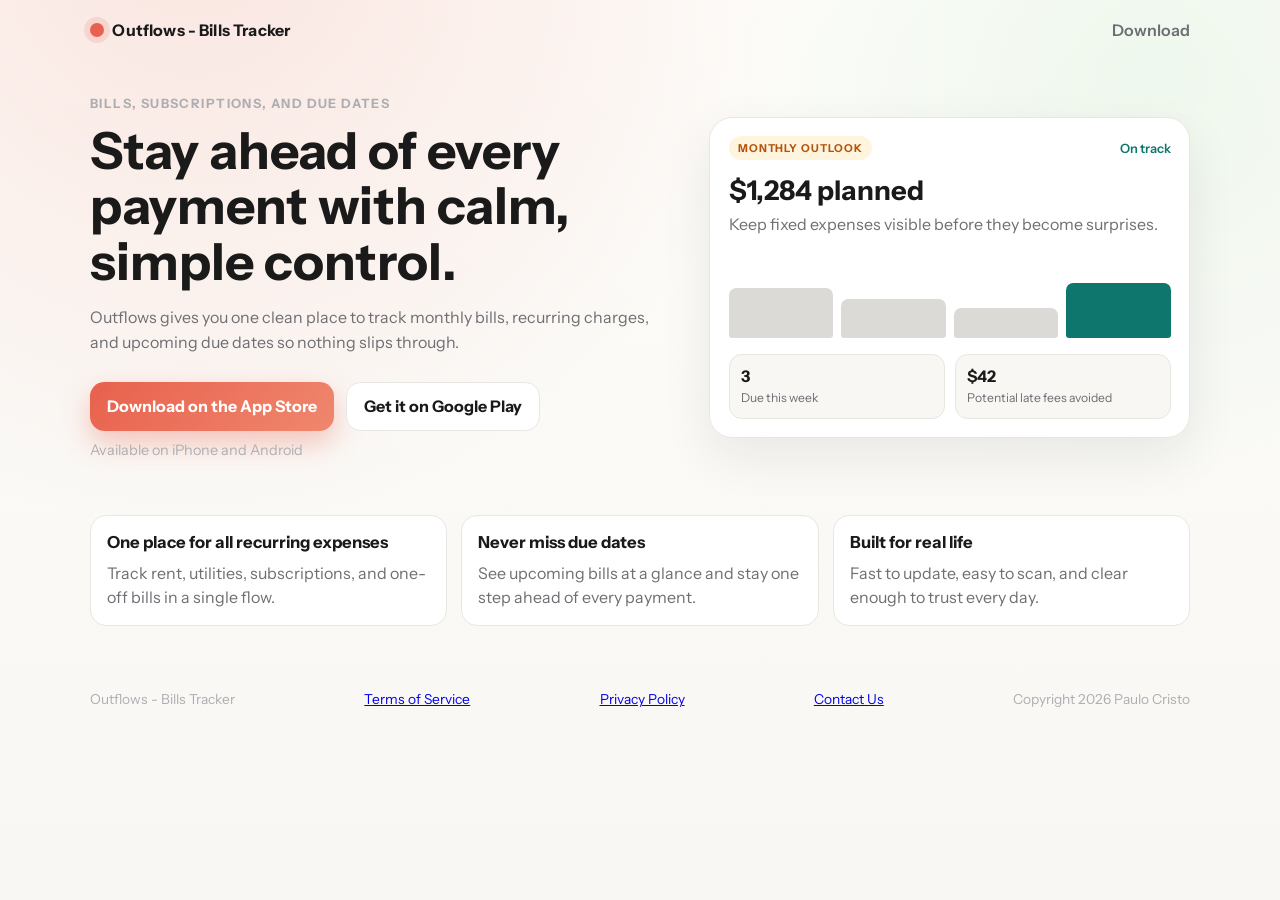
<file: index.html>
<!doctype html>
<html lang="en">
  <head>
    <meta charset="UTF-8" />
    <meta name="viewport" content="width=device-width, initial-scale=1.0" />
    <title>Outflows - Bills Tracker: Track Payments &amp; Subscriptions</title>
    <meta
      name="description"
      content="Track bills, subscriptions, and recurring payments in one place. Never miss a due date or pay a late fee again. Download Outflows free on iPhone and Android."
    />
    <meta
      name="keywords"
      content="subscriptions tracker, track recurring expenses, manage subscriptions, trace payments, expenses tracker, bills tracker, bill reminders, due date tracker, monthly bills app"
    />

    <link rel="canonical" href="https://pcristo.dev/outflows_website/" />

    <!-- Open Graph / Social Sharing -->
    <meta property="og:type" content="website" />
    <meta property="og:url" content="https://pcristo.dev/outflows_website/" />
    <meta property="og:title" content="Outflows - Bills Tracker: Track Payments &amp; Subscriptions" />
    <meta property="og:description" content="Track bills, subscriptions, and recurring payments in one place. Never miss a due date or pay a late fee again. Download free on iPhone and Android." />

    <!-- Twitter Card -->
    <meta name="twitter:card" content="summary" />
    <meta name="twitter:title" content="Outflows - Bills Tracker: Track Payments &amp; Subscriptions" />
    <meta name="twitter:description" content="Track bills, subscriptions, and recurring payments in one place. Never miss a due date or pay a late fee again. Download free on iPhone and Android." />

    <link rel="preconnect" href="https://fonts.googleapis.com" />
    <link rel="preconnect" href="https://fonts.gstatic.com" crossorigin />
    <link
      href="https://fonts.googleapis.com/css2?family=Instrument+Sans:wght@400;500;600;700;800&display=swap"
      rel="stylesheet"
    />
    <link rel="stylesheet" href="./styles.css" />
  </head>
  <body>
    <div class="page-bg" aria-hidden="true"></div>

    <header class="topbar container">
      <div class="brand">
        <span class="brand-dot"></span>
        <span>Outflows - Bills Tracker</span>
      </div>
      <a class="ghost-link" href="#download">Download</a>
    </header>

    <main>
      <section class="hero container">
        <div class="hero-copy">
          <p class="eyebrow">Bills, subscriptions, and due dates</p>
          <h1>Stay ahead of every payment with calm, simple control.</h1>
          <p class="lead">
            Outflows gives you one clean place to track monthly bills, recurring charges,
            and upcoming due dates so nothing slips through.
          </p>

          <div class="cta-row" id="download">
            <a class="btn btn-primary" href="https://apps.apple.com/us/app/outflows/id6759227121" target="_blank" rel="noreferrer noopener">
              Download on the App Store
            </a>
            <a class="btn btn-secondary" href="https://play.google.com/store/apps/details?id=com.pcdreams.outflows" target="_blank" rel="noreferrer noopener">
              Get it on Google Play
            </a>
          </div>

          <p class="fineprint">Available on iPhone and Android</p>
        </div>

        <div class="hero-card" aria-label="Outflows app preview">
          <div class="card-head">
            <span class="chip">MONTHLY OUTLOOK</span>
            <span class="status">On track</span>
          </div>
          <h2>$1,284 planned</h2>
          <p>Keep fixed expenses visible before they become surprises.</p>

          <div class="bars" aria-hidden="true">
            <span style="height: 58%"></span>
            <span style="height: 46%"></span>
            <span style="height: 35%"></span>
            <span class="bar-accent" style="height: 64%"></span>
          </div>

          <div class="insights">
            <div>
              <strong>3</strong>
              <small>Due this week</small>
            </div>
            <div>
              <strong>$42</strong>
              <small>Potential late fees avoided</small>
            </div>
          </div>
        </div>
      </section>

      <section class="features container">
        <article>
          <h3>One place for all recurring expenses</h3>
          <p>Track rent, utilities, subscriptions, and one-off bills in a single flow.</p>
        </article>
        <article>
          <h3>Never miss due dates</h3>
          <p>See upcoming bills at a glance and stay one step ahead of every payment.</p>
        </article>
        <article>
          <h3>Built for real life</h3>
          <p>Fast to update, easy to scan, and clear enough to trust every day.</p>
        </article>
      </section>
    </main>

    <footer class="footer container">
      <p>Outflows - Bills Tracker</p>
      <p><a href="terms.html">Terms of Service</a></p>
      <p><a href="privacy.html">Privacy Policy</a></p>
      <p><a href="mailto:paulocristo@me.com">Contact Us</a></p>
      <p>Copyright 2026 Paulo Cristo</p>
    </footer>
  </body>
</html>
</file>
<file: styles.css>
:root {
  --bg: #f8f7f4;
  --card: #ffffff;
  --accent: #e8614d;
  --accent-deep: #c24a3a;
  --text: #1a1a1a;
  --text-muted: #6e6e73;
  --text-soft: #aeaeb2;
  --border: #e8e6e1;
  --success: #34c759;
  --shadow: 0 18px 50px rgba(26, 26, 26, 0.08);
}

* {
  box-sizing: border-box;
}

body {
  margin: 0;
  font-family: "Instrument Sans", -apple-system, BlinkMacSystemFont, "Segoe UI", sans-serif;
  color: var(--text);
  background: var(--bg);
}

.page-bg {
  position: fixed;
  inset: 0;
  background:
    radial-gradient(circle at 15% -10%, rgba(232, 97, 77, 0.15), transparent 42%),
    radial-gradient(circle at 90% 8%, rgba(52, 199, 89, 0.07), transparent 30%),
    linear-gradient(180deg, #fdfcf9 0%, #f8f7f4 100%);
  z-index: -1;
}

.container {
  width: min(1100px, 92vw);
  margin: 0 auto;
}

.topbar {
  padding: 1.25rem 0 0.5rem;
  display: flex;
  justify-content: space-between;
  align-items: center;
}

.brand {
  display: flex;
  align-items: center;
  gap: 0.55rem;
  font-weight: 700;
  letter-spacing: 0.01em;
}

.brand-dot {
  width: 0.85rem;
  height: 0.85rem;
  border-radius: 999px;
  background: var(--accent);
  box-shadow: 0 0 0 6px rgba(232, 97, 77, 0.15);
}

.ghost-link {
  color: var(--text-muted);
  text-decoration: none;
  font-weight: 600;
}

.hero {
  padding: 3rem 0 2.5rem;
  display: grid;
  grid-template-columns: 1.1fr 0.9fr;
  gap: 2rem;
  align-items: center;
}

.eyebrow {
  margin: 0;
  font-size: 0.8rem;
  letter-spacing: 0.11em;
  text-transform: uppercase;
  color: var(--text-soft);
  font-weight: 700;
}

h1 {
  margin: 0.75rem 0 0;
  font-size: clamp(2rem, 4vw, 3.5rem);
  line-height: 1.08;
}

.lead {
  margin: 1rem 0 0;
  max-width: 56ch;
  color: var(--text-muted);
  line-height: 1.6;
}

.cta-row {
  margin-top: 1.6rem;
  display: flex;
  flex-wrap: wrap;
  gap: 0.8rem;
}

.btn {
  display: inline-flex;
  align-items: center;
  justify-content: center;
  padding: 0.84rem 1.05rem;
  border-radius: 0.9rem;
  text-decoration: none;
  font-weight: 700;
  transition: transform 0.18s ease, box-shadow 0.18s ease, background 0.18s ease;
}

.btn:hover {
  transform: translateY(-1px);
}

.btn-primary {
  color: #fff;
  background: linear-gradient(135deg, var(--accent) 0%, #f0876e 100%);
  box-shadow: 0 12px 28px rgba(232, 97, 77, 0.34);
}

.btn-secondary {
  color: var(--text);
  background: var(--card);
  border: 1px solid var(--border);
}

.fineprint {
  margin: 0.65rem 0 0;
  color: var(--text-soft);
  font-size: 0.9rem;
}

.hero-card {
  background: var(--card);
  border: 1px solid var(--border);
  border-radius: 1.45rem;
  padding: 1.15rem;
  box-shadow: var(--shadow);
}

.card-head {
  display: flex;
  justify-content: space-between;
  align-items: center;
}

.chip {
  font-size: 0.68rem;
  letter-spacing: 0.09em;
  padding: 0.3rem 0.55rem;
  border-radius: 999px;
  font-weight: 700;
  color: #b45309;
  background: #fff4de;
}

.status {
  color: #0f766e;
  font-size: 0.8rem;
  font-weight: 600;
}

.hero-card h2 {
  margin: 0.85rem 0 0;
  font-size: 1.7rem;
}

.hero-card p {
  margin: 0.4rem 0 0;
  color: var(--text-muted);
  line-height: 1.45;
}

.bars {
  margin-top: 1rem;
  display: grid;
  grid-template-columns: repeat(4, 1fr);
  align-items: end;
  gap: 0.5rem;
  height: 86px;
}

.bars span {
  background: #dbdad7;
  border-radius: 0.45rem 0.45rem 0.2rem 0.2rem;
}

.bars .bar-accent {
  background: #0f766e;
}

.insights {
  margin-top: 1rem;
  display: grid;
  grid-template-columns: repeat(2, minmax(0, 1fr));
  gap: 0.65rem;
}

.insights > div {
  background: #f8f7f4;
  border: 1px solid var(--border);
  border-radius: 0.8rem;
  padding: 0.7rem;
}

.insights strong {
  display: block;
  font-size: 1rem;
}

.insights small {
  color: var(--text-muted);
  font-size: 0.76rem;
}

.features {
  padding: 1rem 0 2rem;
  display: grid;
  grid-template-columns: repeat(3, minmax(0, 1fr));
  gap: 0.9rem;
}

.features article {
  background: var(--card);
  border: 1px solid var(--border);
  border-radius: 1rem;
  padding: 1rem;
}

.features h3 {
  margin: 0;
  font-size: 1.04rem;
}

.features p {
  margin: 0.55rem 0 0;
  color: var(--text-muted);
  line-height: 1.5;
}

.footer {
  padding: 1.2rem 0 2.5rem;
  display: flex;
  justify-content: space-between;
  color: var(--text-soft);
  font-size: 0.86rem;
}

@media (max-width: 920px) {
  .hero {
    grid-template-columns: 1fr;
    gap: 1.3rem;
    padding-top: 2.1rem;
  }

  .features {
    grid-template-columns: 1fr;
  }

  .footer {
    flex-direction: column;
    gap: 0.35rem;
    align-items: center;
  }
}
</file>
